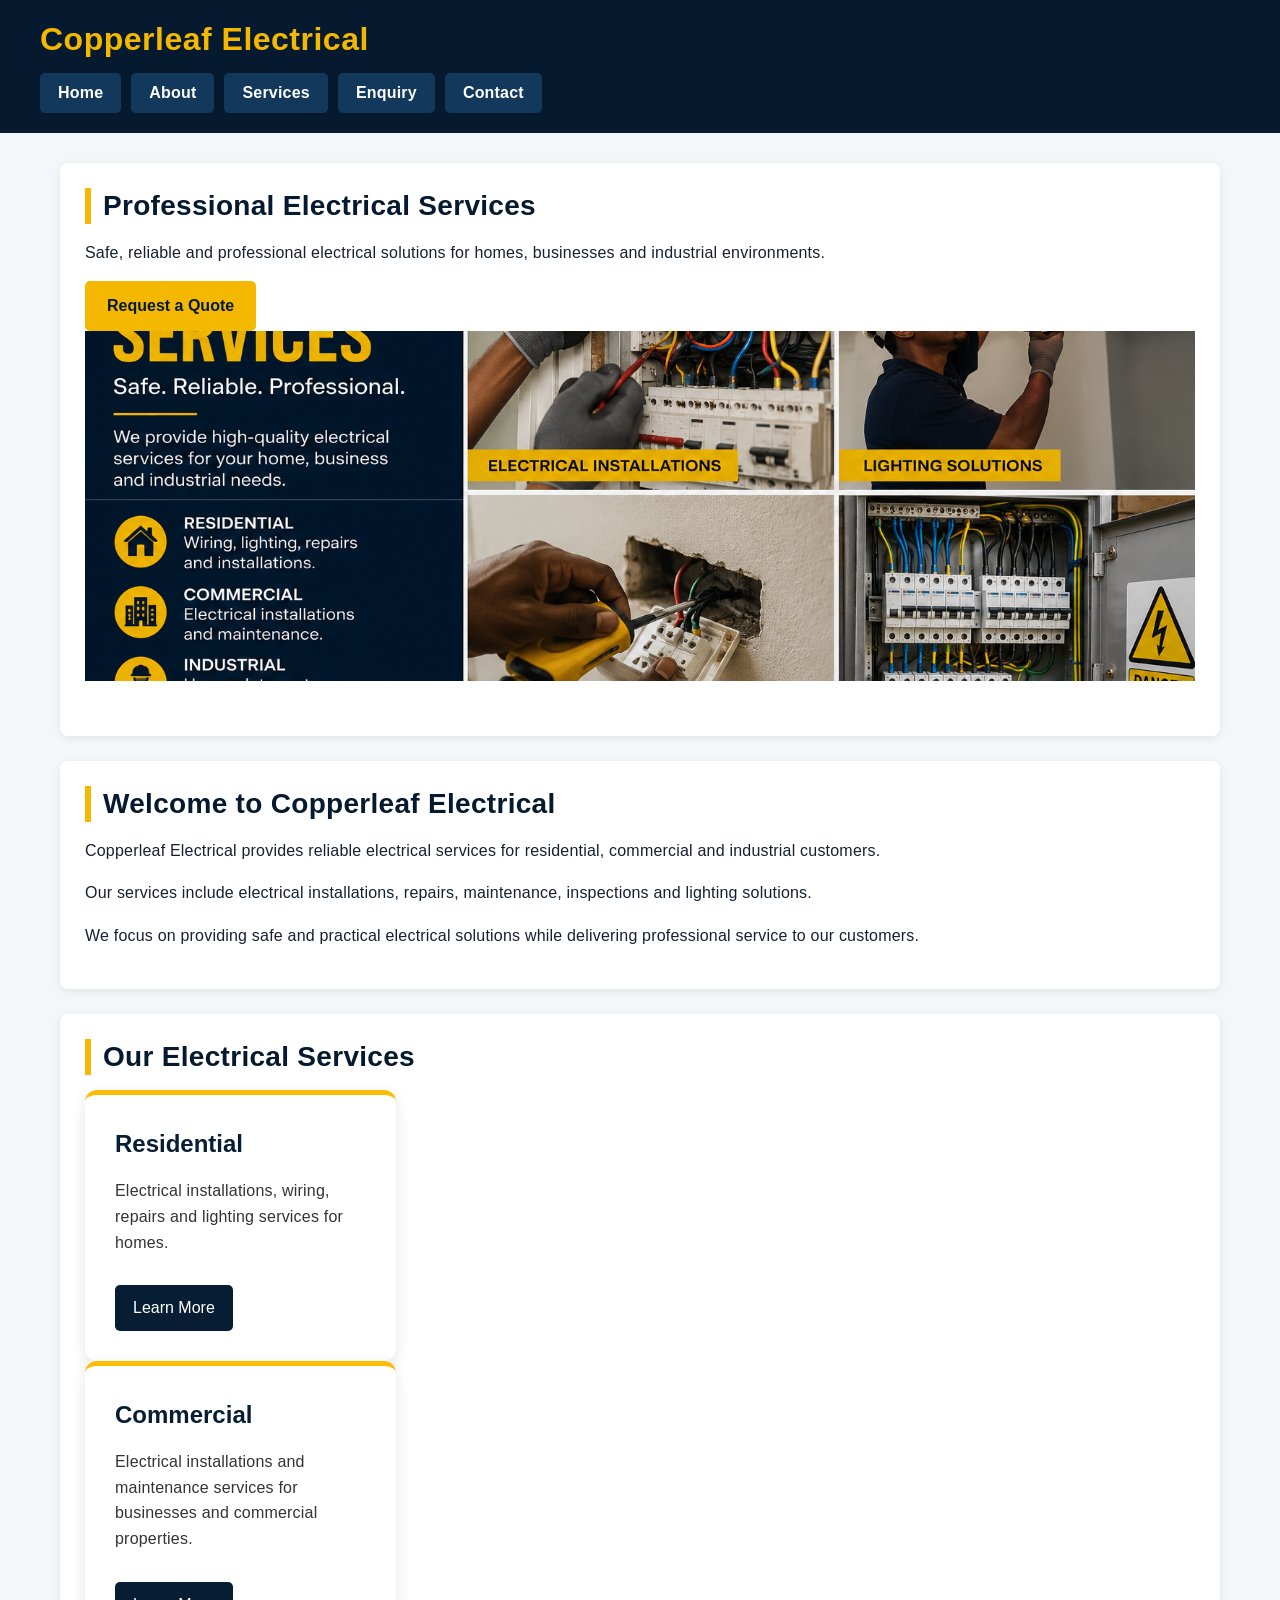
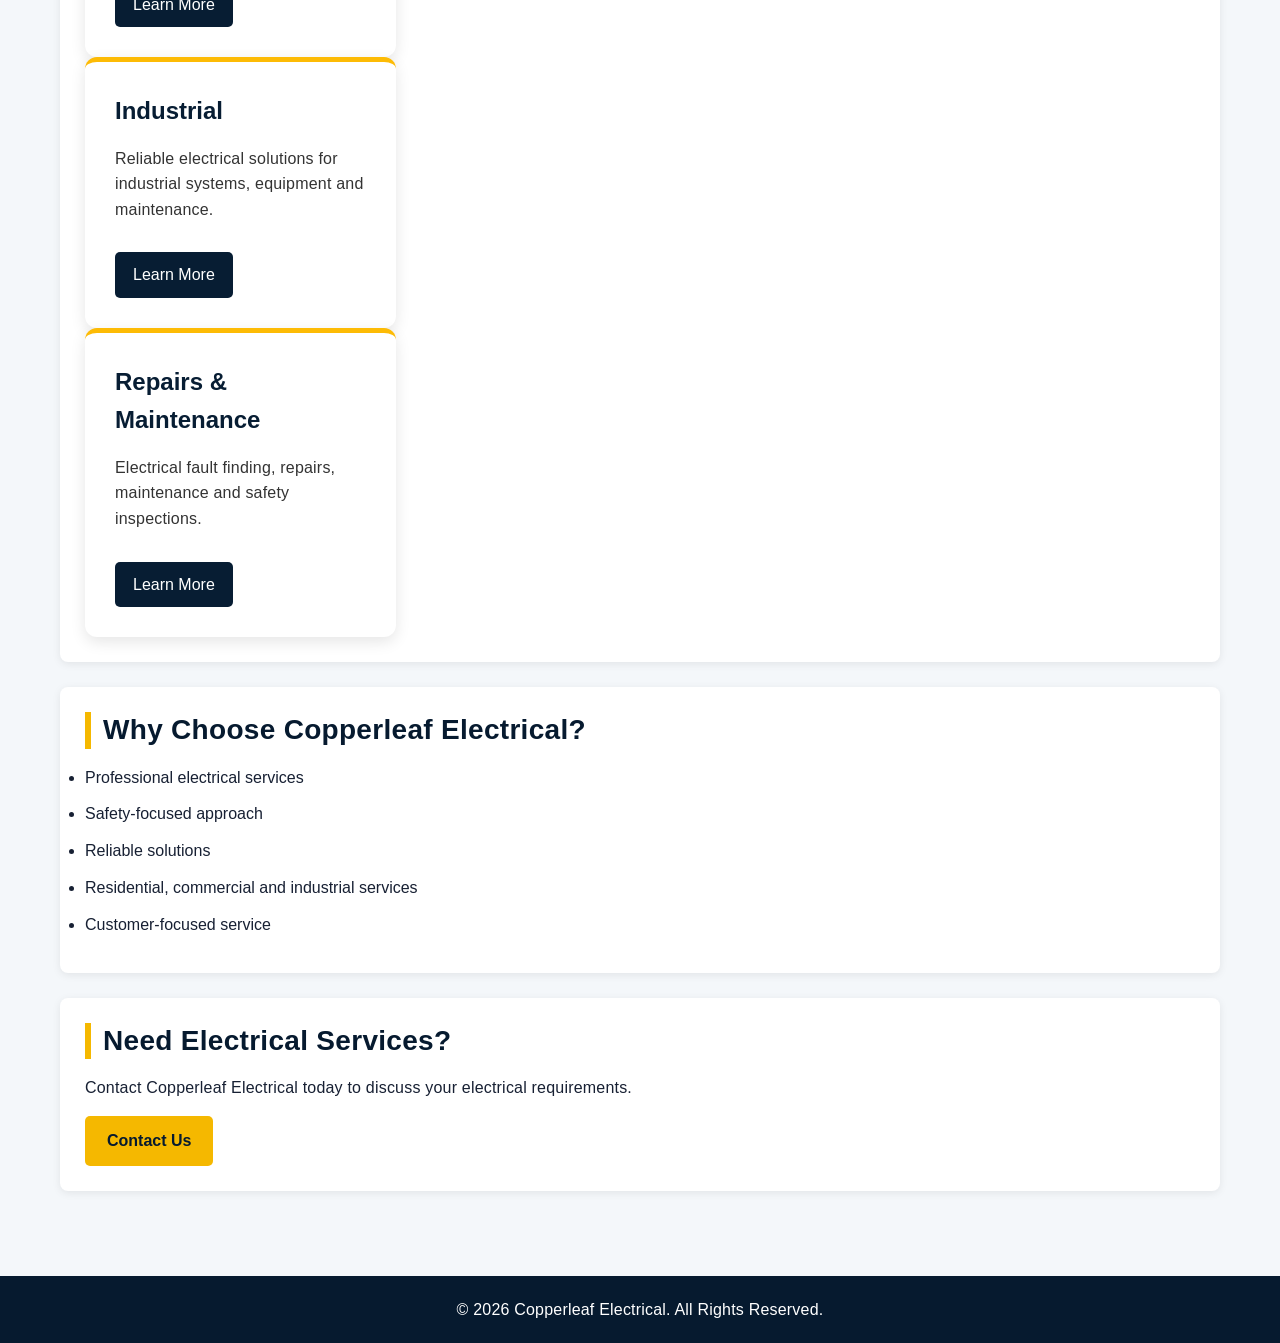
<file: index.html>
<!DOCTYPE html>
<html lang="en">

<head>
    <meta charset="UTF-8">
    <meta name="viewport" content="width=device-width, initial-scale=1.0">


    <title>Copperleaf Electrical - Home</title>


    <link rel="stylesheet" href="css/style.css">
</head>

<body>


    <header>
        <h1>Copperleaf Electrical</h1>


        <nav>
            <a href="index.html">Home</a>
            <a href="about.html">About</a>
            <a href="services.html">Services</a>
            <a href="enquiry.html">Enquiry</a>
            <a href="contact.html">Contact</a>
        </nav>
    </header>



    <main>


        <section class="hero">

            <div class="hero-text">

                <h2>Professional Electrical Services</h2>

                <p>
                    Safe, reliable and professional electrical solutions
                    for homes, businesses and industrial environments.
                </p>

                <a href="enquiry.html" class="button">
                    Request a Quote
                </a>

            </div>


            <div class="hero-image">
                <img src="images/electrical-services.png" alt="Professional electrical services and installations">
            </div>

        </section>



        <section class="content-section">

            <h2>Welcome to Copperleaf Electrical</h2>

            <p>
                Copperleaf Electrical provides reliable electrical services
                for residential, commercial and industrial customers.
            </p>

            <p>
                Our services include electrical installations, repairs,
                maintenance, inspections and lighting solutions.
            </p>

            <p>
                We focus on providing safe and practical electrical solutions
                while delivering professional service to our customers.
            </p>

        </section>



        <section class="content-section">

            <h2>Our Electrical Services</h2>

            <div class="service-grid">


                <article class="service-card">

                    <h3>Residential</h3>

                    <p>
                        Electrical installations, wiring, repairs and
                        lighting services for homes.
                    </p>

                    <a href="services.html">
                        Learn More
                    </a>

                </article>



                <article class="service-card">

                    <h3>Commercial</h3>

                    <p>
                        Electrical installations and maintenance services
                        for businesses and commercial properties.
                    </p>

                    <a href="services.html">
                        Learn More
                    </a>

                </article>



                <article class="service-card">

                    <h3>Industrial</h3>

                    <p>
                        Reliable electrical solutions for industrial
                        systems, equipment and maintenance.
                    </p>

                    <a href="services.html">
                        Learn More
                    </a>

                </article>



                <article class="service-card">

                    <h3>Repairs & Maintenance</h3>

                    <p>
                        Electrical fault finding, repairs, maintenance
                        and safety inspections.
                    </p>

                    <a href="services.html">
                        Learn More
                    </a>

                </article>

            </div>

        </section>



        <section class="content-section">

            <h2>Why Choose Copperleaf Electrical?</h2>

            <ul>
                <li>Professional electrical services</li>
                <li>Safety-focused approach</li>
                <li>Reliable solutions</li>
                <li>Residential, commercial and industrial services</li>
                <li>Customer-focused service</li>
            </ul>

        </section>



        <section class="content-section">

            <h2>Need Electrical Services?</h2>

            <p>
                Contact Copperleaf Electrical today to discuss your
                electrical requirements.
            </p>

            <a href="contact.html" class="button">
                Contact Us
            </a>

        </section>

    </main>



    <footer>
        <p>&copy; 2026 Copperleaf Electrical. All Rights Reserved.</p>
    </footer>

</body>

</html>
</file>
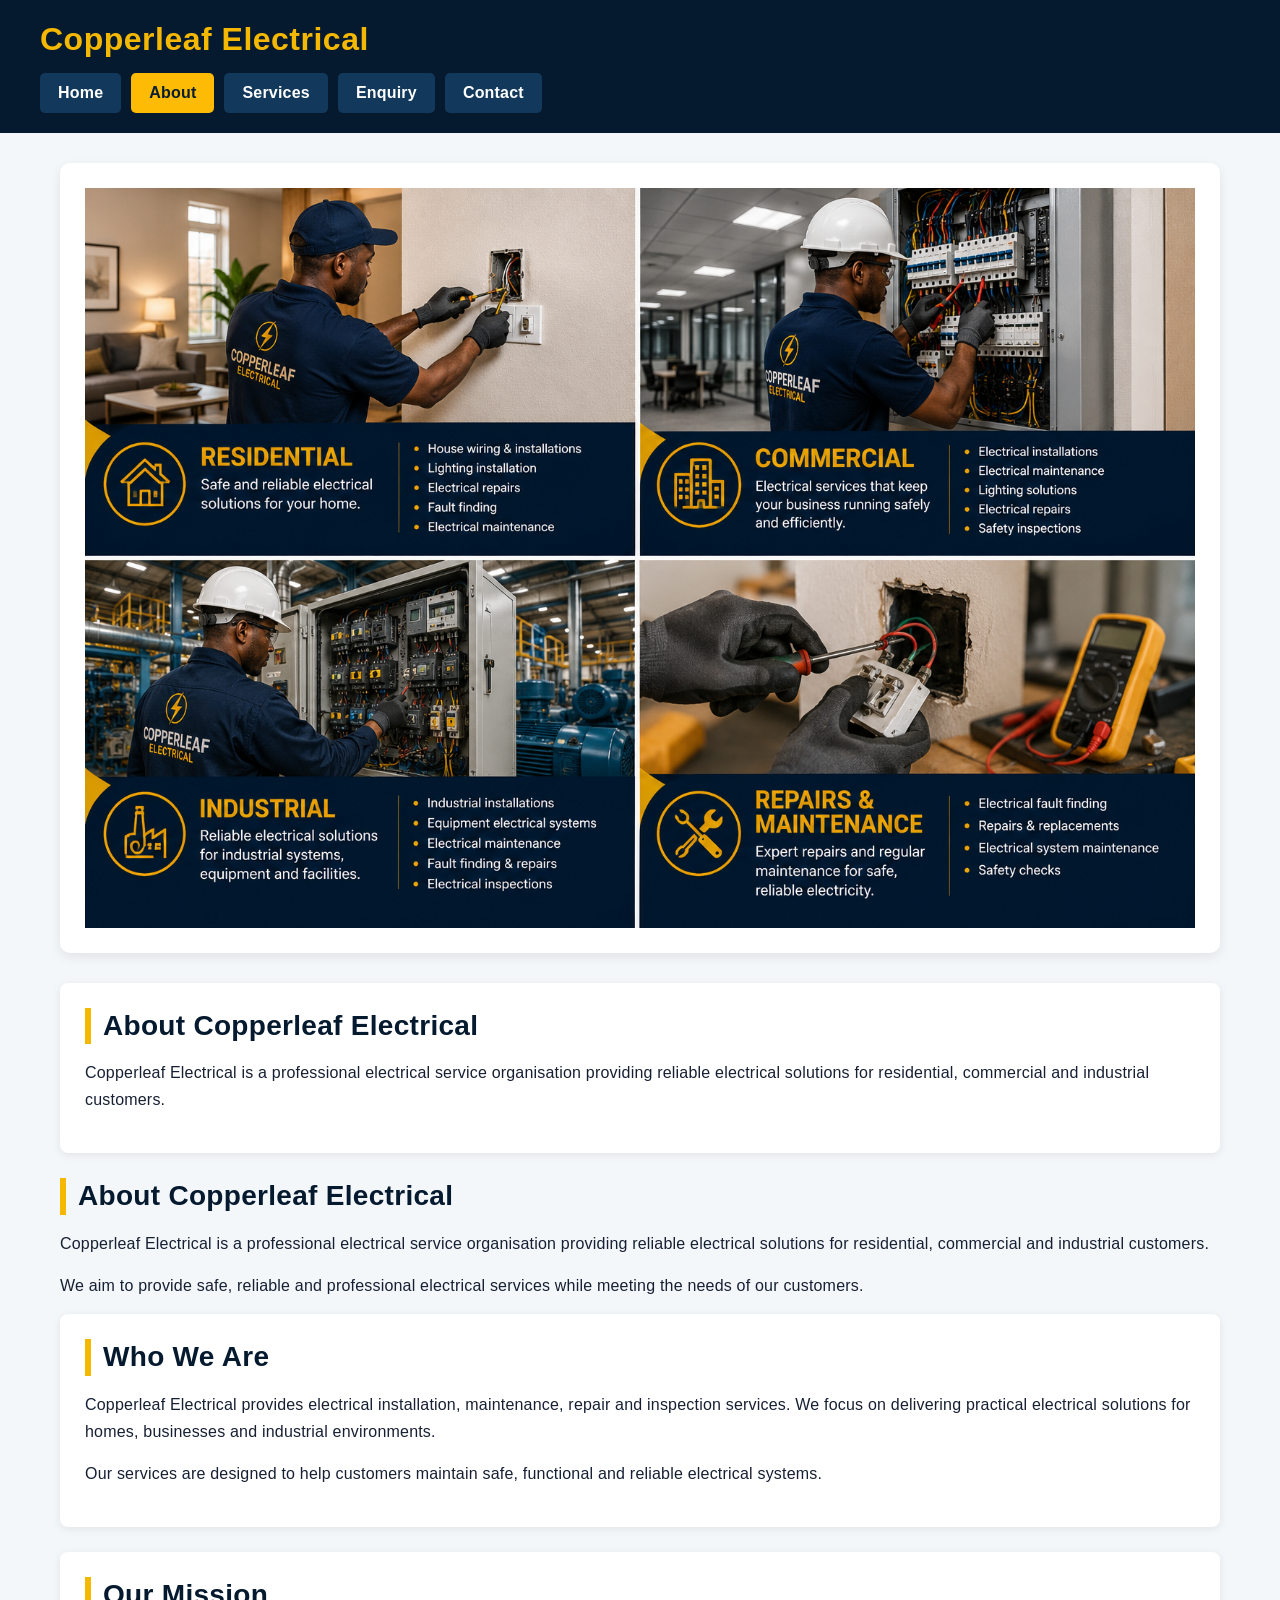
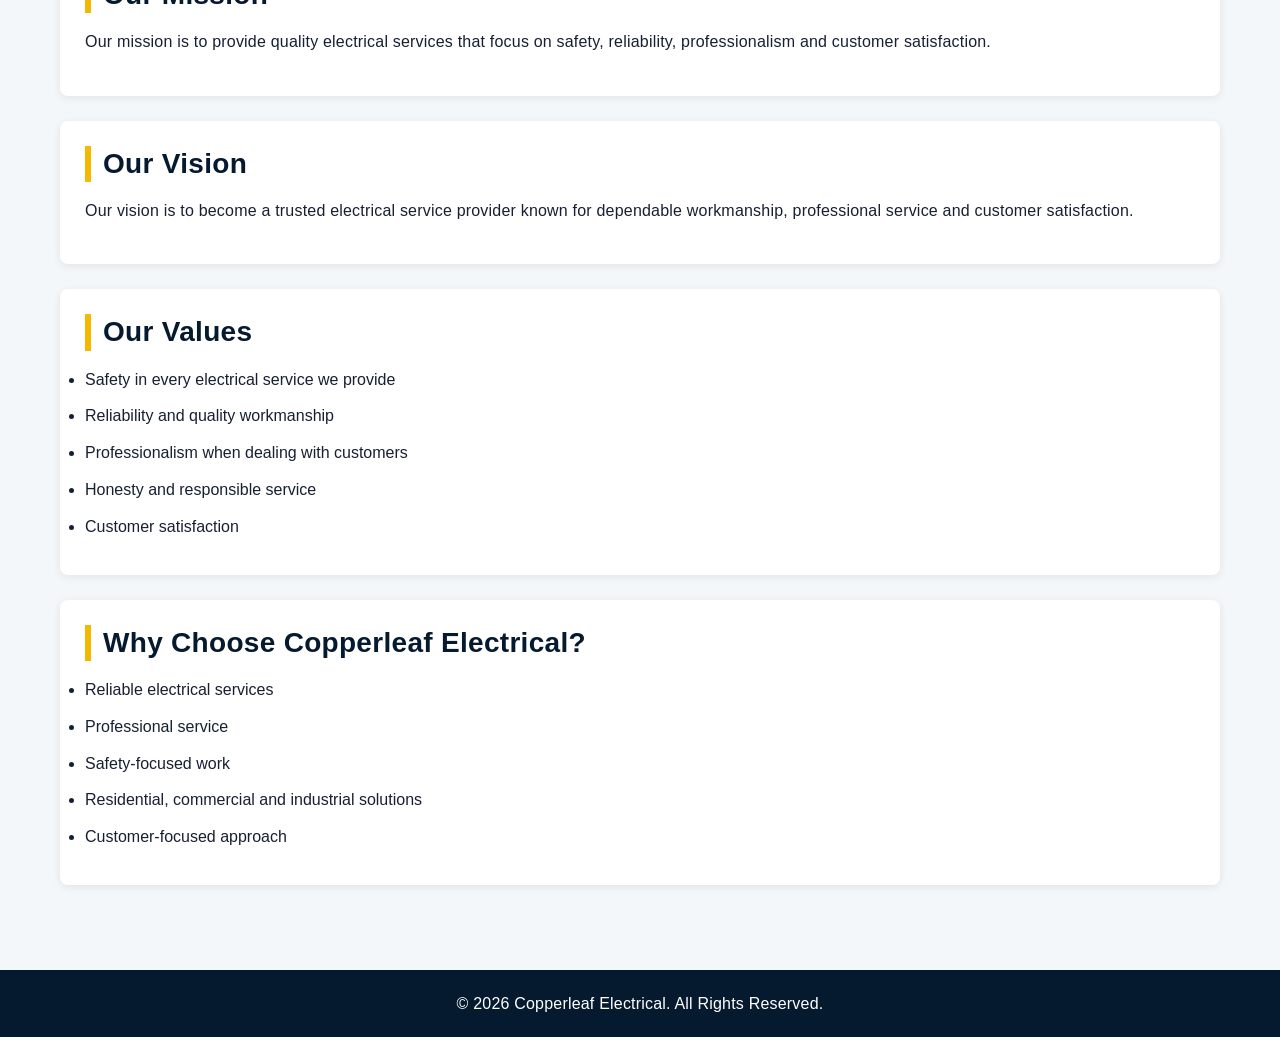
<file: about.html>
<!DOCTYPE html>
<html lang="en">

<head>
    <meta charset="UTF-8">
    <meta name="viewport" content="width=device-width, initial-scale=1.0">


    <title>About Us - Copperleaf Electrical</title>


    <link rel="stylesheet" href="css/style.css">
</head>

<body>


    <header>
        <h1>Copperleaf Electrical</h1>


        <nav>
            <a href="index.html">Home</a>
            <a href="about.html" class="active">About</a>
            <a href="services.html">Services</a>
            <a href="enquiry.html">Enquiry</a>
            <a href="contact.html">Contact</a>
        </nav>
    </header>
    <main>


        <section class="about-banner">
            <img src="images/about-electrical.png.png" alt="Copperleaf Electrical professional electrical services">
        </section>


        <section class="content-section">
            <h2>About Copperleaf Electrical</h2>

            <p>
                Copperleaf Electrical is a professional electrical service
                organisation providing reliable electrical solutions for
                residential, commercial and industrial customers.
            </p>
        </section>
        <h2>About Copperleaf Electrical</h2>

        <p>
            Copperleaf Electrical is a professional electrical service
            organisation providing reliable electrical solutions for
            residential, commercial and industrial customers.
        </p>

        <p>
            We aim to provide safe, reliable and professional electrical
            services while meeting the needs of our customers.
        </p>
        </section>


        <section class="content-section">
            <h2>Who We Are</h2>

            <p>
                Copperleaf Electrical provides electrical installation,
                maintenance, repair and inspection services. We focus on
                delivering practical electrical solutions for homes,
                businesses and industrial environments.
            </p>

            <p>
                Our services are designed to help customers maintain safe,
                functional and reliable electrical systems.
            </p>
        </section>


        <section class="content-section">
            <h2>Our Mission</h2>

            <p>
                Our mission is to provide quality electrical services that
                focus on safety, reliability, professionalism and customer
                satisfaction.
            </p>
        </section>


        <section class="content-section">
            <h2>Our Vision</h2>

            <p>
                Our vision is to become a trusted electrical service provider
                known for dependable workmanship, professional service and
                customer satisfaction.
            </p>
        </section>


        <section class="content-section">
            <h2>Our Values</h2>

            <ul>
                <li>Safety in every electrical service we provide</li>
                <li>Reliability and quality workmanship</li>
                <li>Professionalism when dealing with customers</li>
                <li>Honesty and responsible service</li>
                <li>Customer satisfaction</li>
            </ul>
        </section>


        <section class="content-section">
            <h2>Why Choose Copperleaf Electrical?</h2>

            <ul>
                <li>Reliable electrical services</li>
                <li>Professional service</li>
                <li>Safety-focused work</li>
                <li>Residential, commercial and industrial solutions</li>
                <li>Customer-focused approach</li>
            </ul>
        </section>

    </main>


    <footer>
        <p>&copy; 2026 Copperleaf Electrical. All Rights Reserved.</p>
    </footer>

</body>

</html>
</file>
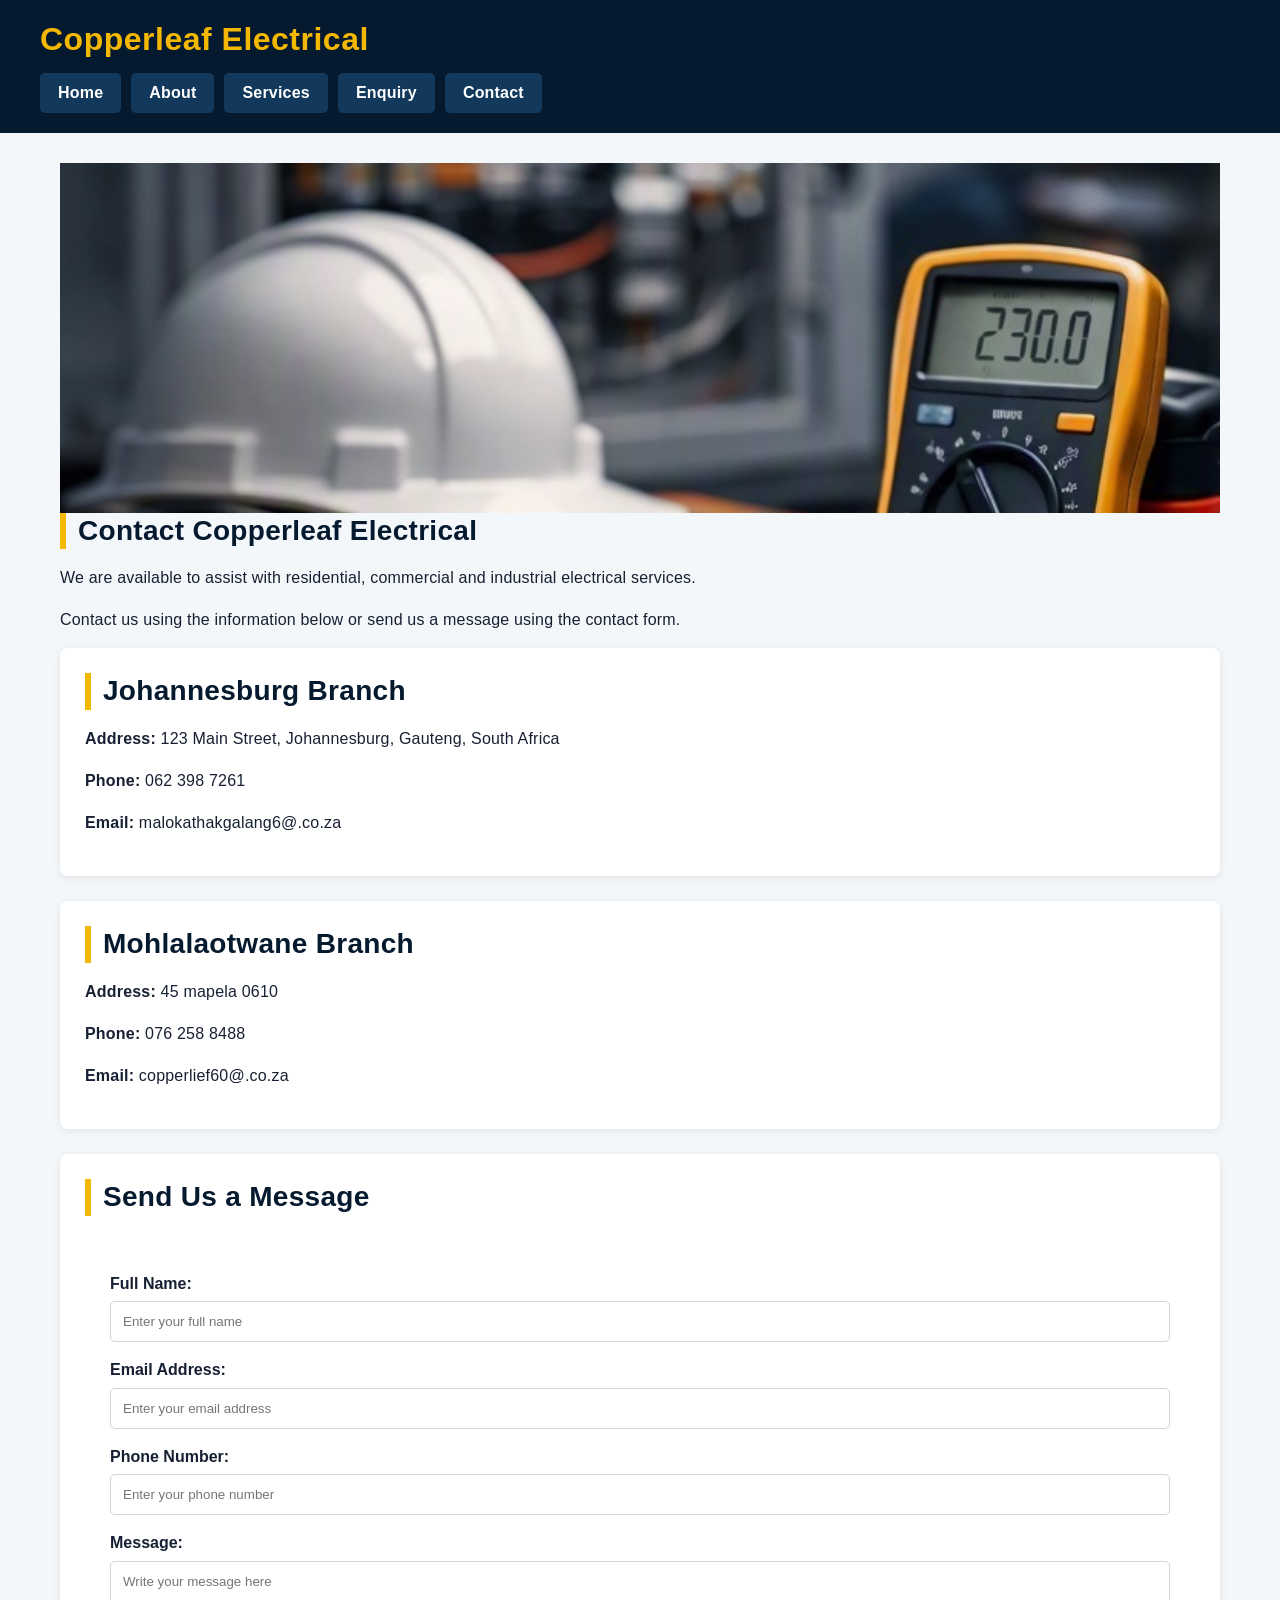
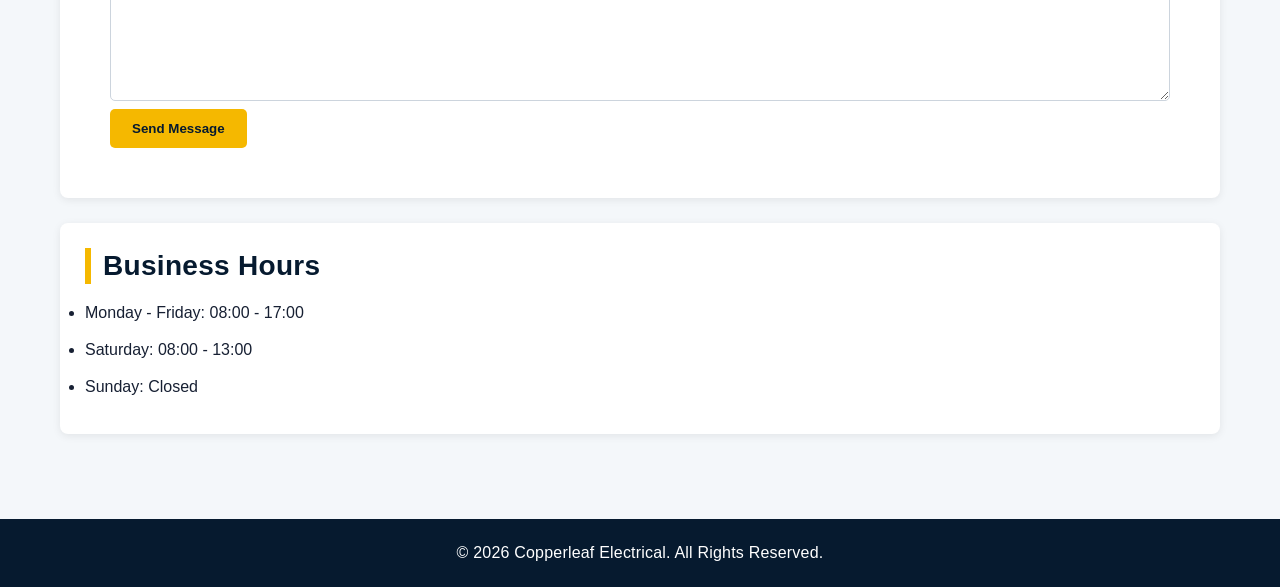
<file: contact.html>
<!DOCTYPE html>
<html lang="en">

<head>
    <meta charset="UTF-8">
    <meta name="viewport" content="width=device-width, initial-scale=1.0">


    <title>Contact Us - Copperleaf Electrical</title>


    <link rel="stylesheet" href="css/style.css">
</head>

<body>


    <header>
        <h1>Copperleaf Electrical</h1>


        <nav>
            <a href="index.html">Home</a>
            <a href="about.html">About</a>
            <a href="services.html">Services</a>
            <a href="enquiry.html">Enquiry</a>
            <a href="contact.html">Contact</a>
        </nav>
    </header>


    <main>

        <img src="images/contact-png.jpeg" alt="Copperleaf Electrical services and electrical work">

        </div <section class="content-section">
        <h2>Contact Copperleaf Electrical</h2>

        <p>
            We are available to assist with residential, commercial
            and industrial electrical services.
        </p>

        <p>
            Contact us using the information below or send us a message
            using the contact form.
        </p>
        </section>



        <section class="content-section">
            <h2>Johannesburg Branch</h2>

            <p>
                <strong>Address:</strong>
                123 Main Street, Johannesburg, Gauteng, South Africa
            </p>

            <p>
                <strong>Phone:</strong>
                062 398 7261
            </p>

            <p>
                <strong>Email:</strong>
                malokathakgalang6@.co.za
            </p>
        </section>



        <section class="content-section">
            <h2>Mohlalaotwane Branch</h2>

            <p>
                <strong>Address:</strong>
                45 mapela 0610
            </p>

            <p>
                <strong>Phone:</strong>
                076 258 8488
            </p>

            <p>
                <strong>Email:</strong>
                copperlief60@.co.za
            </p>
        </section>



        <section class="content-section">
            <h2>Send Us a Message</h2>

            <form id="contactForm">


                <label for="contact-name">Full Name:</label>

                <input type="text" id="contact-name" name="contact-name" placeholder="Enter your full name" required>



                <label for="contact-email">Email Address:</label>

                <input type="email" id="contact-email" name="contact-email" placeholder="Enter your email address"
                    required>



                <label for="contact-phone">Phone Number:</label>

                <input type="tel" id="contact-phone" name="contact-phone" placeholder="Enter your phone number"
                    required>



                <label for="contact-message">Message:</label>

                <textarea id="contact-message" name="contact-message" rows="6" placeholder="Write your message here"
                    required></textarea>



                <button type="submit">Send Message</button>

            </form>
        </section>



        <section class="content-section">
            <h2>Business Hours</h2>

            <ul>
                <li>Monday - Friday: 08:00 - 17:00</li>
                <li>Saturday: 08:00 - 13:00</li>
                <li>Sunday: Closed</li>
            </ul>
        </section>

    </main>



    <footer>
        <p>&copy; 2026 Copperleaf Electrical. All Rights Reserved.</p>
    </footer>



    <script>
        document.getElementById("contactForm").addEventListener("submit", function (event) {

            event.preventDefault();

            alert("Thank you! Your message has been submitted successfully.");

            this.reset();
        });
    </script>

</body>

</html>
</file>
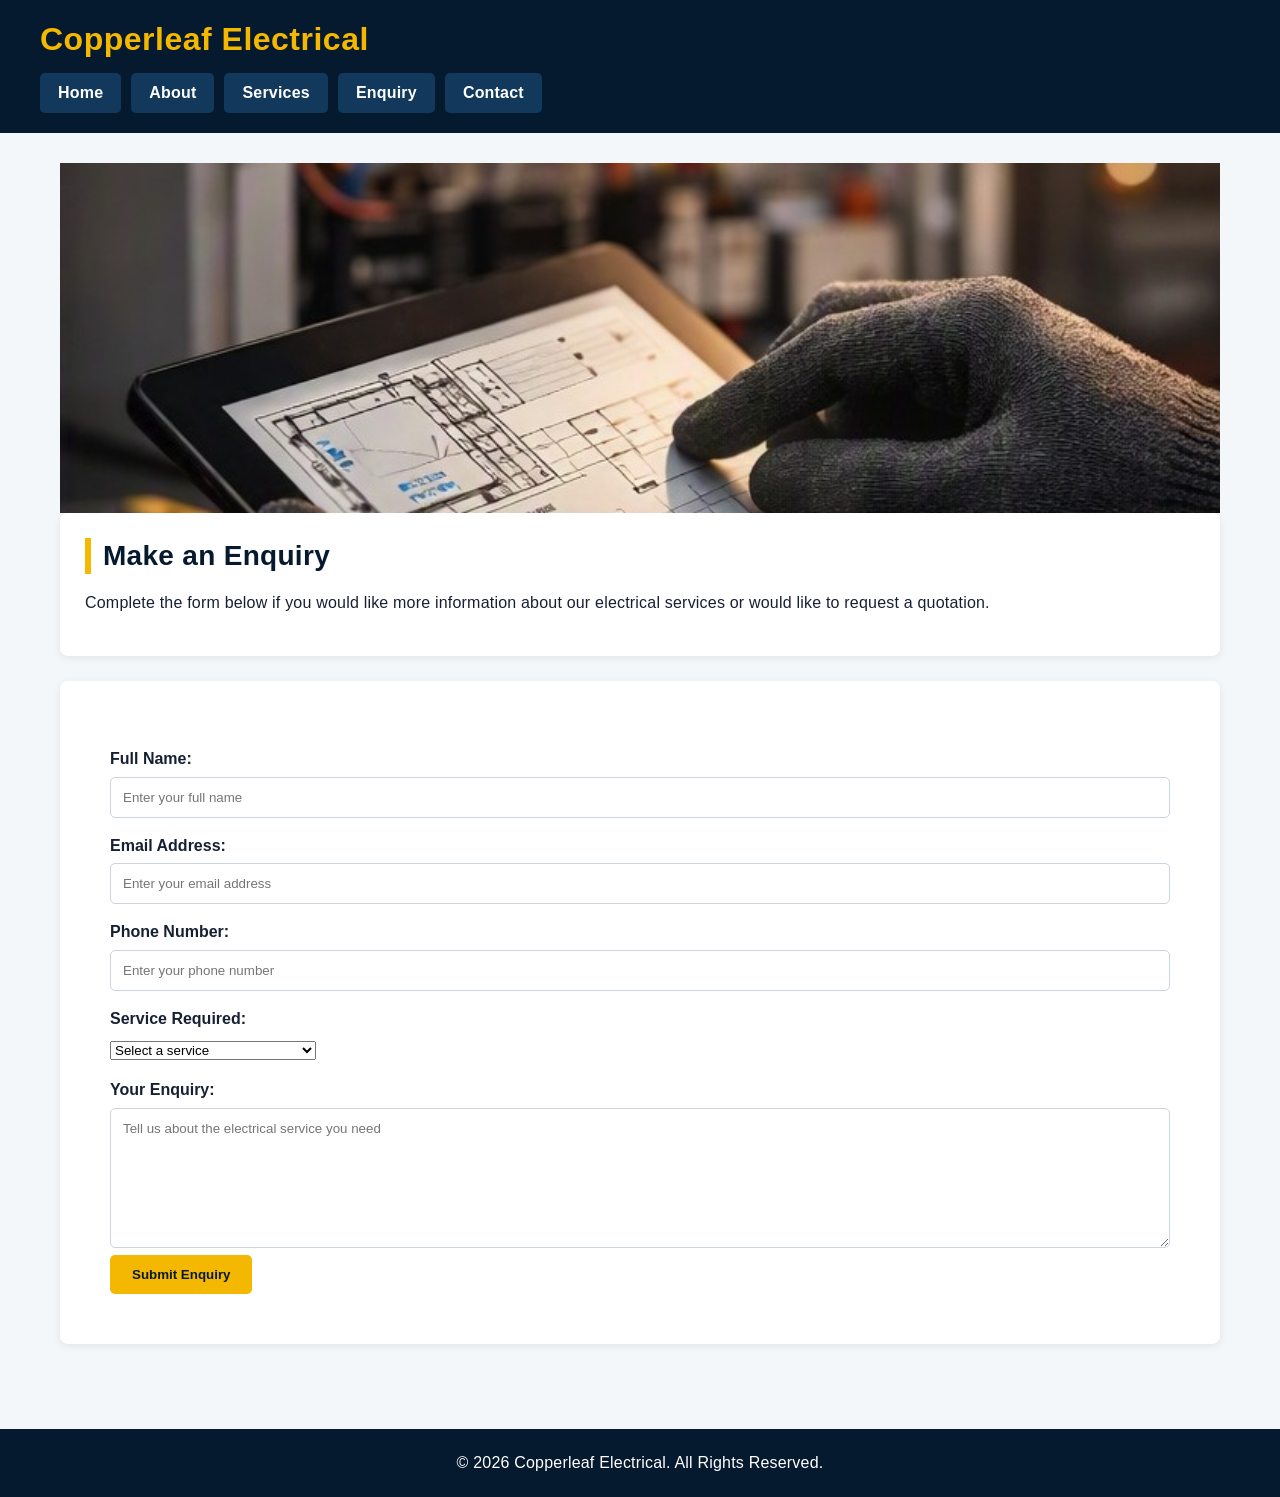
<file: enquiry.html>
<!DOCTYPE html>
<html lang="en">

<head>
    <meta charset="UTF-8">
    <meta name="viewport" content="width=device-width, initial-scale=1.0">


    <title>Enquiry - Copperleaf Electrical</title>

    <!-- Link to the website stylesheet -->
    <link rel="stylesheet" href="css/style.css">
</head>

<body>


    <header>
        <h1>Copperleaf Electrical</h1>


        <nav>
            <a href="index.html">Home</a>
            <a href="about.html">About</a>
            <a href="services.html">Services</a>
            <a href="enquiry.html">Enquiry</a>
            <a href="contact.html">Contact</a>
        </nav>
    </header>


    <main>

        <img src="images/enquiry-png.jpeg" alt="Copperleaf Electrical services">


        <section class="content-section">
            <h2>Make an Enquiry</h2>

            <p>
                Complete the form below if you would like more information
                about our electrical services or would like to request a
                quotation.
            </p>
        </section>


        <section class="content-section">

            <form id="enquiryForm">

                <label for="name">Full Name:</label>
                <input type="text" id="name" name="name" placeholder="Enter your full name" required>


                <label for="email">Email Address:</label>
                <input type="email" id="email" name="email" placeholder="Enter your email address" required>


                <label for="phone">Phone Number:</label>
                <input type="tel" id="phone" name="phone" placeholder="Enter your phone number" required>


                <label for="service">Service Required:</label>

                <select id="service" name="service" required>
                    <option value="">Select a service</option>
                    <option value="residential">Residential Electrical Services</option>
                    <option value="commercial">Commercial Electrical Services</option>
                    <option value="industrial">Industrial Electrical Services</option>
                    <option value="repairs">Repairs and Maintenance</option>
                    <option value="inspection">Electrical Inspection</option>
                </select>


                <label for="message">Your Enquiry:</label>

                <textarea id="message" name="message" rows="6"
                    placeholder="Tell us about the electrical service you need" required></textarea>


                <button type="submit">Submit Enquiry</button>

            </form>

        </section>

    </main>


    <footer>
        <p>&copy; 2026 Copperleaf Electrical. All Rights Reserved.</p>
    </footer>

    <script>
        document.getElementById("enquiryForm").addEventListener("submit", function (event) {
            event.preventDefault();

            alert("Thank you! Your enquiry has been submitted successfully.");

            this.reset();
        });
    </script>

</body>

</html>
</file>
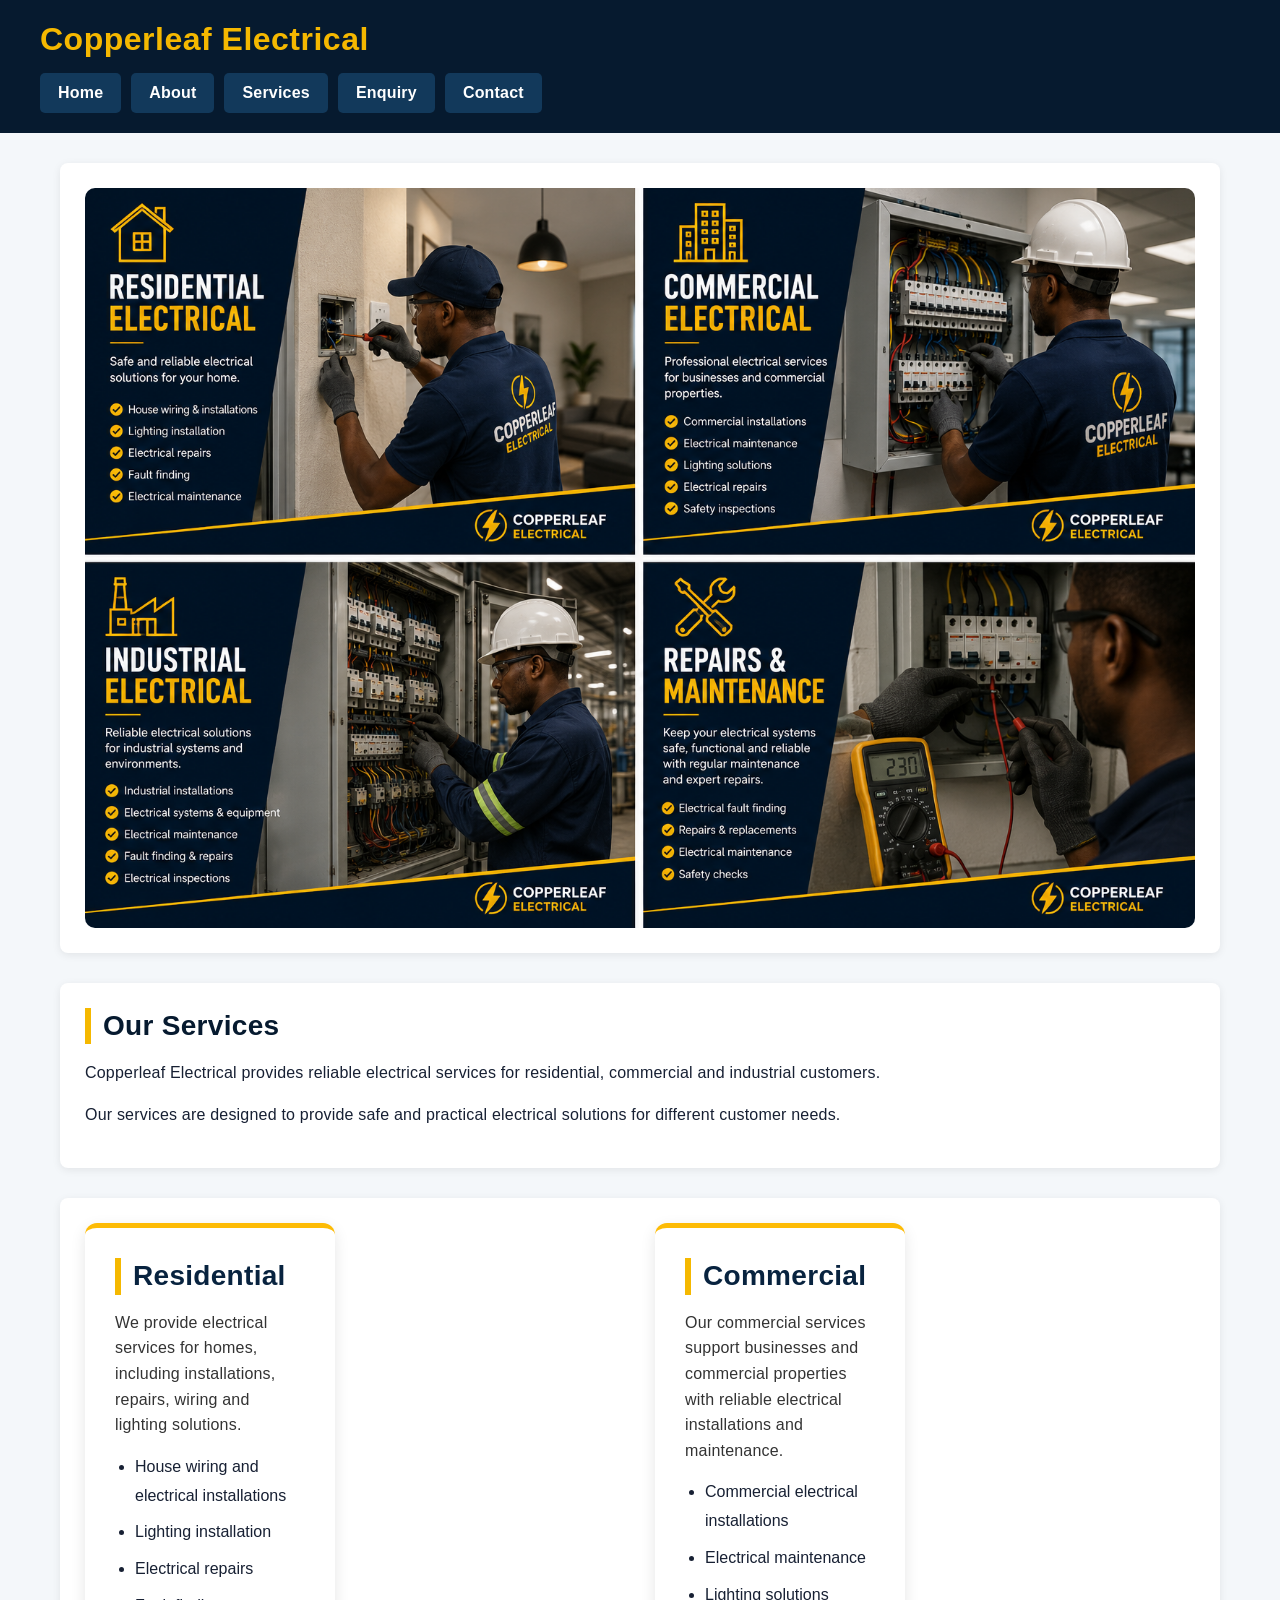
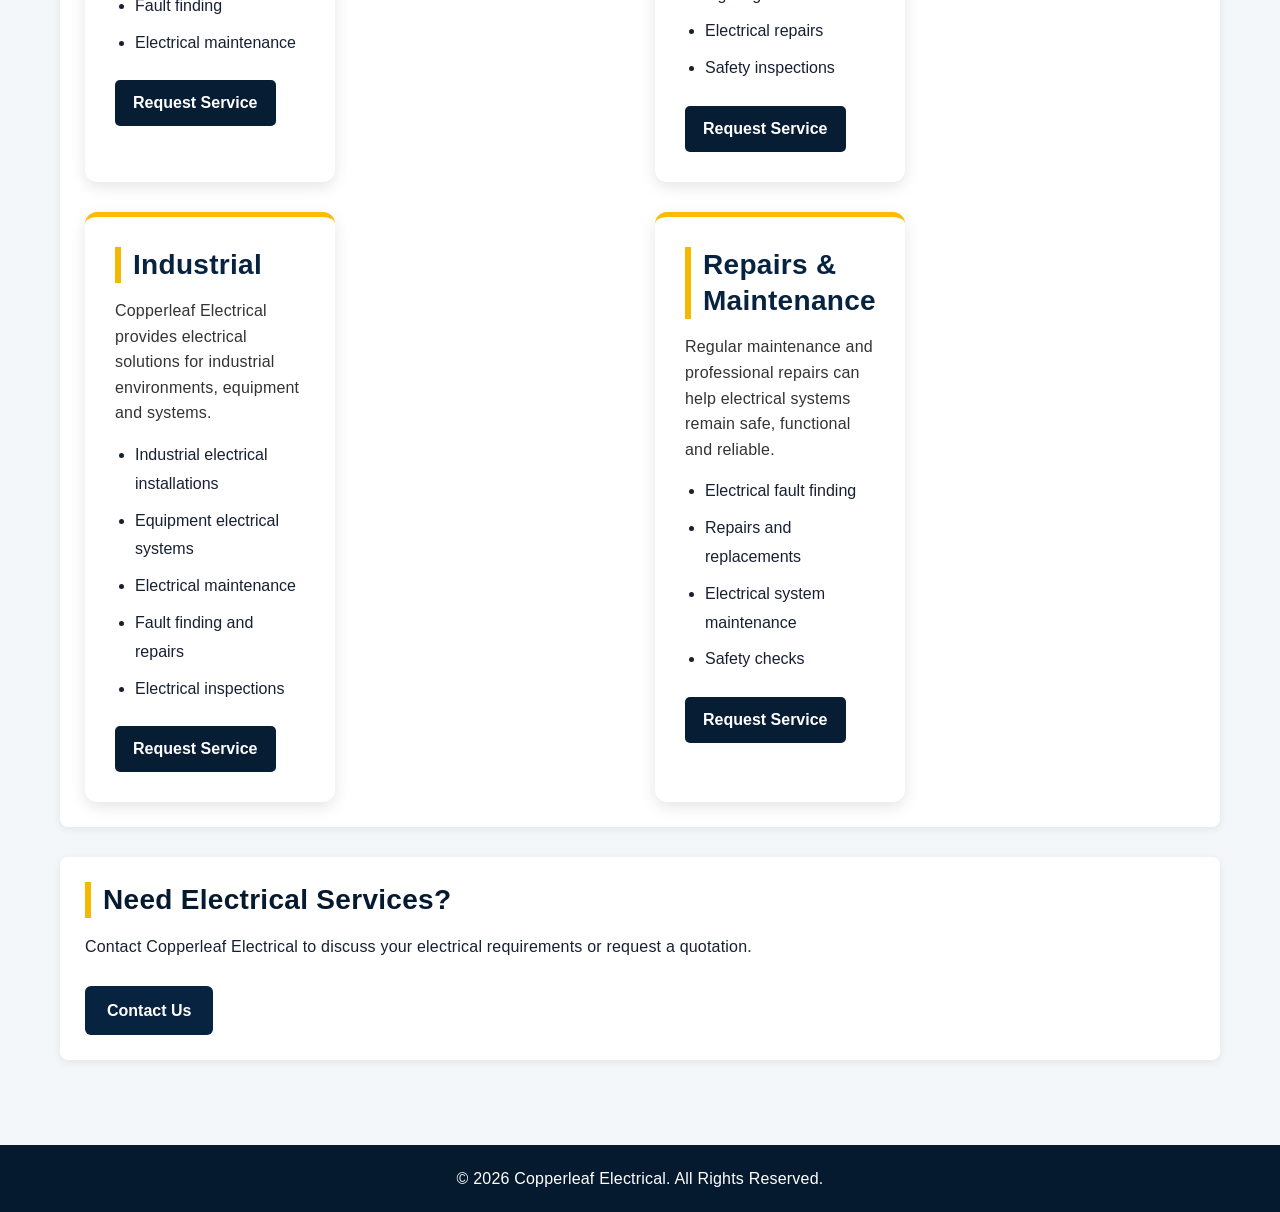
<file: services.html>
<!DOCTYPE html>
<html lang="en">

<head>
    <meta charset="UTF-8">
    <meta name="viewport" content="width=device-width, initial-scale=1.0">


    <title>Services - Copperleaf Electrical</title>


    <link rel="stylesheet" href="css/style.css">
</head>

<body>


    <header>
        <h1>Copperleaf Electrical</h1>


        <nav>
            <a href="index.html">Home</a>
            <a href="about.html">About</a>
            <a href="services.html">Services</a>
            <a href="enquiry.html">Enquiry</a>
            <a href="contact.html">Contact</a>
        </nav>
    </header>


    <main>

        <section class="services-banner">
            <img src="/images/service-collage.png"
                alt="Copperleaf Electrical residential, commercial, industrial, repairs and maintenance services">
        </section>


        <section class="content-section">
            <h2>Our Services</h2>

            <p>
                Copperleaf Electrical provides reliable electrical services
                for residential, commercial and industrial customers.
            </p>

            <p>
                Our services are designed to provide safe and practical
                electrical solutions for different customer needs.
            </p>
        </section>


        <section class="services-grid">


            <article class="service-card">
                <h2>Residential</h2>

                <p>
                    We provide electrical services for homes, including
                    installations, repairs, wiring and lighting solutions.
                </p>

                <ul>
                    <li>House wiring and electrical installations</li>
                    <li>Lighting installation</li>
                    <li>Electrical repairs</li>
                    <li>Fault finding</li>
                    <li>Electrical maintenance</li>
                </ul>

                <a href="enquiry.html" class="service-button">
                    Request Service
                </a>
            </article>


            <article class="service-card">
                <h2>Commercial</h2>

                <p>
                    Our commercial services support businesses and commercial
                    properties with reliable electrical installations and
                    maintenance.
                </p>

                <ul>
                    <li>Commercial electrical installations</li>
                    <li>Electrical maintenance</li>
                    <li>Lighting solutions</li>
                    <li>Electrical repairs</li>
                    <li>Safety inspections</li>
                </ul>

                <a href="enquiry.html" class="service-button">
                    Request Service
                </a>
            </article>

            <!-- Industrial services -->
            <article class="service-card">
                <h2>Industrial</h2>

                <p>
                    Copperleaf Electrical provides electrical solutions for
                    industrial environments, equipment and systems.
                </p>

                <ul>
                    <li>Industrial electrical installations</li>
                    <li>Equipment electrical systems</li>
                    <li>Electrical maintenance</li>
                    <li>Fault finding and repairs</li>
                    <li>Electrical inspections</li>
                </ul>

                <a href="enquiry.html" class="service-button">
                    Request Service
                </a>
            </article>


            <article class="service-card">
                <h2>Repairs & Maintenance</h2>

                <p>
                    Regular maintenance and professional repairs can help
                    electrical systems remain safe, functional and reliable.
                </p>

                <ul>
                    <li>Electrical fault finding</li>
                    <li>Repairs and replacements</li>
                    <li>Electrical system maintenance</li>
                    <li>Safety checks</li>
                </ul>

                <a href="enquiry.html" class="service-button">
                    Request Service
                </a>
            </article>

        </section>


        <section class="content-section">
            <h2>Need Electrical Services?</h2>

            <p>
                Contact Copperleaf Electrical to discuss your electrical
                requirements or request a quotation.
            </p>

            <a href="contact.html" class="main-button">
                Contact Us
            </a>
        </section>

    </main>


    <footer>
        <p>&copy; 2026 Copperleaf Electrical. All Rights Reserved.</p>
    </footer>

</body>

</html>
</file>
<file: css/style.css>
/* CSS Reset */
* {
    margin: 0;
    padding: 0;
    box-sizing: border-box;
}

/* Base Website Style */
html {
    font-size: 16px;
    scroll-behavior: smooth;
}

body {
    margin: 0;
    font-family: Arial, sans-serif;
    font-size: 1rem;
    line-height: 1.6;
    background-color: #f4f7fa;
    color: #172033;
}

header {
    background-color: #061a2f;
    color: white;
    padding: 20px 40px;
}


header h1 {
    margin: 0 0 15px 0;
    color: #f5b800;
    font-size: 2rem;
    font-weight: 700;
    line-height: 1.2;
    letter-spacing: 0.5px;
}


nav {
    display: flex;
    gap: 10px;
    flex-wrap: wrap;
}

nav a {
    color: white;
    text-decoration: none;
    background-color: #12395b;
    padding: 10px 18px;
    border-radius: 5px;
    font-size: 1rem;
    font-weight: 700;
    line-height: 1.2;
    letter-spacing: 0.2px;
}

/* Navigation hover effect */
nav a:hover {
    background-color: #f5b800;
    color: #061a2f;
}

/* Main content */
main {
    max-width: 1200px;
    margin: 0 auto;
    padding: 30px 20px;
}

h2 {
    color: #061a2f;
    font-size: 1.75rem;
    font-weight: 700;
    line-height: 1.3;
    letter-spacing: 0.3px;
    border-left: 6px solid #f5b800;
    padding-left: 12px;
    margin-bottom: 15px;
}

p {
    font-size: 1rem;
    font-weight: 400;
    line-height: 1.7;
    letter-spacing: 0.2px;
    margin-bottom: 15px;
}

.hero-image {
    width: 100%;
    max-height: 550px;
    object-fit: cover;
    display: block;
    border-radius: 8px;
    margin-bottom: 30px;
}

/* Content sections */
section {
    background-color: white;
    padding: 25px;
    margin-bottom: 25px;
    border-radius: 8px;
    box-shadow: 0 2px 8px rgba(0, 0, 0, 0.08);
}

/* Buttons */
.button,
button {
    display: inline-block;
    background-color: #f5b800;
    color: #061a2f;
    padding: 12px 22px;
    border: none;
    border-radius: 5px;
    text-decoration: none;
    font-weight: bold;
    cursor: pointer;
}

.button:hover,
button:hover {
    background-color: #061a2f;
    color: white;
}

/* Service list */
ul {
    line-height: 1.8;
}

li {
    margin-bottom: 8px;
}

/* Forms */
form {
    background-color: white;
    padding: 25px;
    border-radius: 8px;
}

label {
    display: block;
    margin-top: 15px;
    margin-bottom: 5px;
    font-weight: bold;
}

input,
textarea {
    width: 100%;
    padding: 12px;
    border: 1px solid #ccd4dd;
    border-radius: 5px;
    box-sizing: border-box;
    font-family: Arial, sans-serif;
}

textarea {
    min-height: 140px;
}

/* Footer */
footer {
    background-color: #061a2f;
    color: white;
    text-align: center;
    padding: 20px;
    margin-top: 30px;
}

footer p {
    margin: 0;
}

/* Mobile-friendly design */
@media (max-width: 768px) {

    header {
        padding: 20px;
    }

    header h1 {
        font-size: 26px;
    }

    nav {
        flex-direction: column;
    }

    nav a {
        text-align: center;
    }

    main {
        padding: 20px 15px;
    }

    .hero-image {
        max-height: 350px;
    }
}

main img {
    width: 100%;
    height: 350px;
    object-fit: cover;
    object-position: center;
    display: block;
}

/* Services overview section */
.services-overview {
    max-width: 1200px;
    margin: 50px auto;
    padding: 30px;
    text-align: center;
}

.services-overview h2 {
    color: #071d33;
    font-size: 32px;
    margin-bottom: 30px;
    border-left: 6px solid #fdbb05;
    padding-left: 12px;
    display: inline-block;
}

/* Three service cards */
.service-cards {
    display: flex;
    gap: 25px;
    justify-content: center;
    flex-wrap: wrap;
}

.service-card {
    background-color: white;
    width: 28%;
    min-width: 250px;
    padding: 30px 20px;
    border-radius: 10px;
    box-shadow: 0 4px 15px rgba(0, 0, 0, 0.12);
    border-top: 5px solid #fdbb05;
    transition: transform 0.3s ease;
}

.service-card:hover {
    transform: translateY(-5px);
}

.service-card h3 {
    color: #071d33;
    font-size: 24px;
    margin-bottom: 15px;
}

.service-card p {
    color: #333;
    line-height: 1.6;
}

.service-card a {
    display: inline-block;
    margin-top: 15px;
    background-color: #071d33;
    color: white;
    padding: 10px 18px;
    text-decoration: none;
    border-radius: 5px;
}

.service-card a:hover {
    background-color: #fdbb05;
    color: #071d33;
}

/* Services banner image */
.services-banner {
    margin-bottom: 30px;
    text-align: center;
}

/* Services banner image */
.services-banner {
    margin-bottom: 30px;
    text-align: center;
}

.services-banner {
    width: 100%;
    margin-bottom: 30px;
    text-align: center;
}

.services-banner img {
    width: 100%;
    max-width: 1200px;
    height: auto;
    display: block;
    margin: 0 auto;
    border-radius: 10px;
}

/* Services cards */
.services-grid {
    display: grid;
    grid-template-columns: repeat(2, 1fr);
    gap: 30px;
    margin: 30px 0;
}

.service-card {
    background-color: #ffffff;
    padding: 30px;
    border-radius: 12px;
    border-top: 5px solid #fdbb05;
    box-shadow: 0 5px 15px rgba(0, 0, 0, 0.10);
}

.service-card h2 {
    margin-top: 0;
    color: #08233f;
}

.service-card p {
    line-height: 1.6;
}

.service-card ul {
    padding-left: 20px;
    line-height: 1.8;
}

.service-button,
.main-button {
    display: inline-block;
    background-color: #08233f;
    color: #ffffff;
    text-decoration: none;
    padding: 12px 22px;
    border-radius: 6px;
    font-weight: bold;
    margin-top: 10px;
}

.service-button:hover,
.main-button:hover {
    background-color: #fdbb05;
    color: #08233f;
}

/* About page banner */
.about-banner {
    width: 100%;
    margin-bottom: 30px;
    background-color: #ffffff;
    border-radius: 10px;
    overflow: hidden;
    box-shadow: 0 4px 12px rgba(0, 0, 0, 0.08);
}

.about-banner img {
    width: 100%;
    height: auto;
    display: block;
}

nav a.active {
    background-color: #fdbb05;
    color: #071d33;
}
</file>
